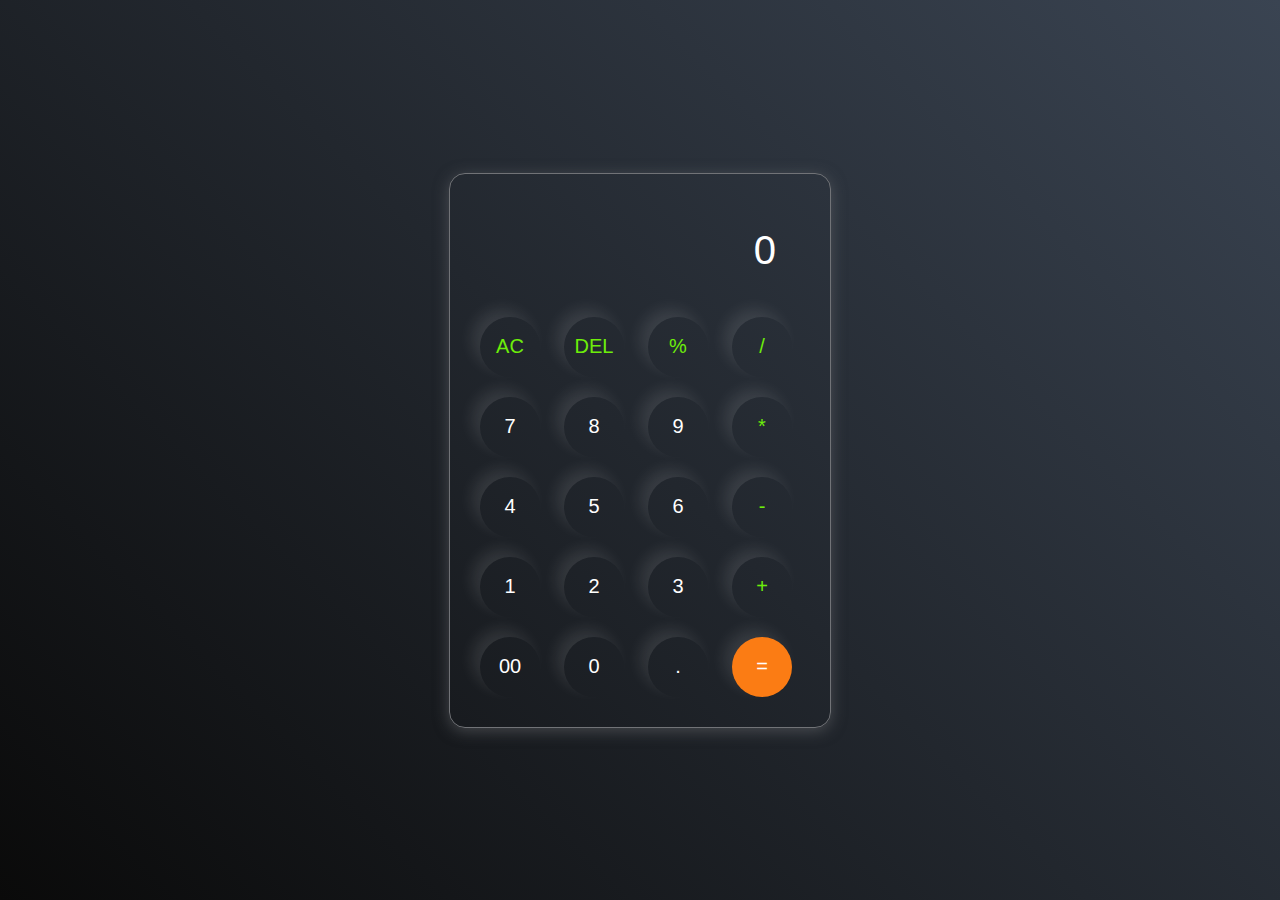
<file: Calculator/index.html>
<!DOCTYPE html>
<html lang="en">
<head>
    <meta charset="UTF-8">
    <meta name="viewport" content="width=device-width, initial-scale=1.0">
    <link rel="stylesheet" href="style.css">
    <title>Calculator</title>
</head>
<body>
    <div class="calculator">
        <input type="text" placeholder="0" id="inputBox">
        <div>
            <button class="operator">AC</button>
            <button class="operator">DEL</button>
            <button class="operator">%</button>
            <button class="operator">/</button>
        </div>
        <div>
            <button>7</button>
            <button>8</button>
            <button>9</button>
            <button class="operator">*</button>
        </div>
        <div>
            <button>4</button>
            <button>5</button>
            <button>6</button>
            <button class="operator">-</button>
        </div>
        <div>
            <button>1</button>
            <button>2</button>
            <button>3</button>
            <button class="operator">+</button>
        </div>
        <div>
            <button>00</button>
            <button>0</button>
            <button>.</button>
            <button class="equalBtn">=</button>
        </div>
    </div>

    <script src="script.js"></script>
</body>
</html>
</file>
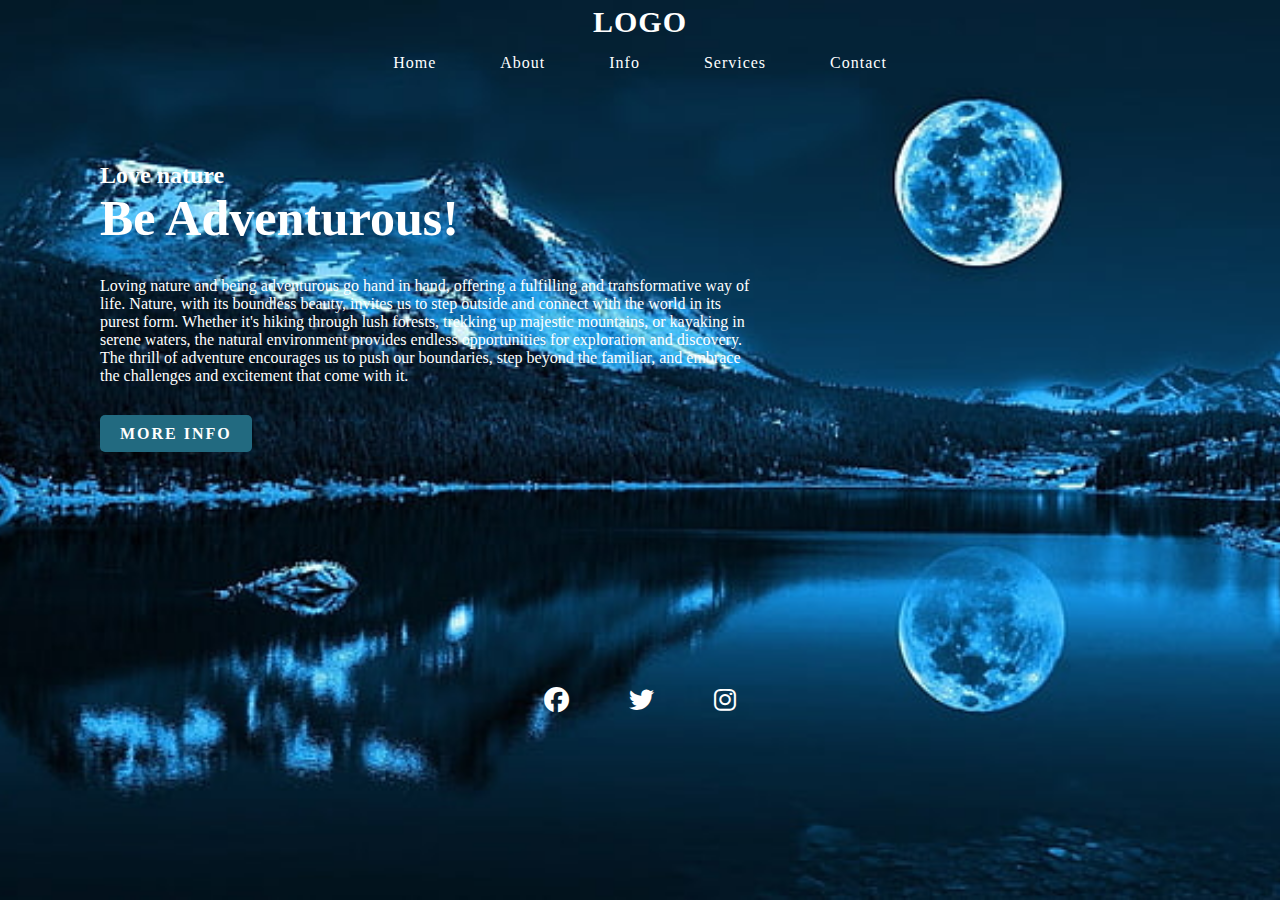
<file: Landing Page/index.html>
<!DOCTYPE html>
<html lang="en">
<head>
    <meta charset="UTF-8">
    <meta name="viewport" content="width=device-width, initial-scale=1.0">
    <title>Landing Page-Nature</title>
    <link rel="stylesheet" href="style.css">
    <link rel="stylesheet" href="https://cdnjs.cloudflare.com/ajax/libs/font-awesome/6.6.0/css/all.min.css">
</head>
<body>
    <section>
        <input type="checkbox" id="check">
        <header>
            <h2><a href="#" class="logo">Logo</a></h2>
            <div class="navigation">
                <a href="#">Home</a>
                <a href="#">About</a>
                <a href="#">Info</a>
                <a href="#">Services</a>
                <a href="#">Contact</a>
            </div>
            <label for="check">
                <i class="fas fa-bars menu-btn"></i>
                <i class="fas fa-bars close-btn"></i>
            </label>
        </header>
        <div class="content">
            <div class="info">
                <h2>Love nature <br><span>Be Adventurous!</span></h2>
                <p>Loving nature and being adventurous go hand in hand, offering a fulfilling and transformative way of life. Nature, with its boundless beauty, invites us to step outside and connect with the world in its purest form. Whether it's hiking through lush forests, trekking up majestic mountains, or kayaking in serene waters, the natural environment provides endless opportunities for exploration and discovery. The thrill of adventure encourages us to push our boundaries, step beyond the familiar, and embrace the challenges and excitement that come with it.</p>
                <a href="#" class="info-btn">More Info</a>
            </div>
        </div>
        <div class="media-icons">
            <a href=""#> <i class="fa-brands fa-facebook"></i></a>
            <a href=""#> <i class="fa-brands fa-twitter"></i></a>
            <a href=""#> <i class="fa-brands fa-instagram"></i></a>
        </div>
    </section>
</body>
</html>
</file>
<file: Calculator/style.css>
@import url('https://fonts.googleapis.com/css2?family=Poppins:ital,wght@0,500;1,100&display=swap');

.poppins-medium {
    font-family: "Poppins", sans-serif;
    font-weight: 500;
    font-style: normal;
  }
  
  .poppins-thin-italic {
    font-family: "Poppins", sans-serif;
    font-weight: 100;
    font-style: italic;
  }
  

*{
    margin: 0;
    padding: 0;
    box-sizing: border-box;
}

body{
    width: 100%;
    height: 100vh;
    display: flex;
    justify-content: center;
    align-items: center;
    background: linear-gradient(45deg, #0a0a0a, #3a4452);
}

.calculator{
    border: 1px solid #717377;
    padding: 20px;
    border-radius: 16px;
    background : transparent;
    box-shadow: 0px 3px 15px rgba(113, 115, 119, 0.5);
}

input{
    width: 320px;
    border: none;
    padding: 24px;
    margin: 10px;
    background: transparent;
    box-shadow: 0px 3px 15px rgbs(84, 84, 84, 0.1);
    font-size: 40px;
    text-align: right;
    cursor: pointer;
    color: #ffffff;
}

input::placeholder{
    color: #ffffff;
}

button{
    border: none;
    width: 60px;
    height: 60px;
    margin: 10px;
    border-radius: 50%;
    background: transparent;
    color: #ffffff;
    font-size: 20px;
    box-shadow: -8px -8px 15px rgba(255, 255, 255, 0.1);
    cursor: pointer;
}

.equalBtn{
    background-color: #fb7c14;
}

.operator{
    color: #6dee0a;
}
</file>
<file: Landing Page/style.css>
*{
    margin: 0;
    padding: 0;
    box-sizing: border-box;
    color: #fff;
}

section{
    position: relative;
    width: 100%;
    min-height: 100vh;
    display: flex;
    flex-direction: column;
    justify-content: flex-start;
    background: url(nature.jpg)no-repeat;
    background-size: cover;
    background-position: center;
}

header{
    position: relative;
    top: 0;
    /* width: 100%;
    min-height: 100vh; */
    display: flex;
    flex-direction: column;
    justify-content: space-between;
    align-items: center;
    margin-bottom: 30px;
}



header .logo {
    position: relative;
    color: #fff;
    font-size: 30px;
    text-decoration: none;
    text-transform: uppercase;
    font-weight: 800;
    letter-spacing: 1px;
}

header h2{
    margin-top: 0.3rem;
    margin-bottom: 0.9375rem;
}

header .navigation a{
    color: #fff;
    text-decoration: none;
    font-weight: 500;
    letter-spacing: 1px;
    padding: 2px 15px;
    border-radius: 20px;
    transition: 0.3s;
    transition-property: background;
}

header .navigation a:not(:last-child){
    margin-right: 30px;
}

header .navigation a:hover{
    background: #fff;
}

.content {
    max-width: 650px;
    margin: 60px 100px;
    
}

.content.info h2{
    color: #226A80;
    font-size: 55px;
    text-transform: uppercase;
    font-weight: 800;
    letter-spacing: 2px;
    line-height: 60px;
    margin-bottom: 60px;
    
}

.content .info h2 span{
    color: #fff;
    font-size: 50px;
    font-weight: 600;
   
}

.content .info p{
    font-size: 16px;
    font-weight: 500;
    margin-top: 30px;
    margin-bottom: 40px;
    
}

.content .info-btn{
    color: #fff;
    background: #226A80;
    text-decoration: none;
    text-transform: uppercase;
    font-weight: 700;
    letter-spacing: 2px;
    padding: 10px 20px;
    border-radius: 5px;
    transition: 0.3s;
    transition-property: background;
}

.content .info-btn:hover{
background: #0C4F60;
}

.media-icons{
    display: flex;
    justify-content: center;
    align-items: center;
    margin: auto;
}

.media-icons a{
    position: relative;
    color: #111;
    font-size: 25px;
    transition: 0.3s;
    transition-property: transform;
}

.media-icons a:not(:last-child){
    margin-right: 60px;
}

.media-icons a:hover{
    transform: scale (1.5);
}

label{
    display: none;
}

#check{
    z-index: 3;
    display: none;
}

/* Responsive styles */
@media (max-width: 960px) {
    header .navigation{
    display: none;
    }

    label{
    display: block;
    font-size: 25px;
    cursor: pointer;
    transition: 0.3s;
    transition-property: color;
    }

    label:hover{
        color: #fff;
    }

    label:close-btn{
        display: none;
    }

    #check:checked ~ header .navigation{
        z-index: 2;
        position: fixed;
        background: rgba(114, 223, 255, 0.9);
        top: 0;
        bottom: 0;
        left: 0;
        right: 0;
        display: flex;
        flex-direction: column;
        justify-content: center;
        align-items: center;
    }

    #check:checked ~header .navigation a{
        font-weight: 700;
        margin-right: 0;
        margin-bottom: 50px;
        letter-spacing: 2px;
    }

    #check:checked ~ header label .menu-btn{
        display: none;
    }

    #check:checked ~ header label .close-btn{
        z-index: 2;
        display: block;
        position: fixed;
    }
     
    label .menu-btn{
        position: absolute;
    }

    header .logo{
        position: absolute;
        bottom: -6px;
    }

    .content .info h2{
        font-size: 45px;
        line-height: 50px;
    }

    .content .info h2 span{
        font-size: 40px;
        font-weight: 600;
    }

    .content .info p{
        font-size: 14px;
    }

}

@media (max-width: 560px) {
    .content .info h2{
        font-size: 35px;
        line-height: 40px;
    }

    .content.info h2 span{
        font-size: 30px;
        font-weight: 600;
    }

    .content .info p{
        font-size: 14px;
    }
    }
</file>
